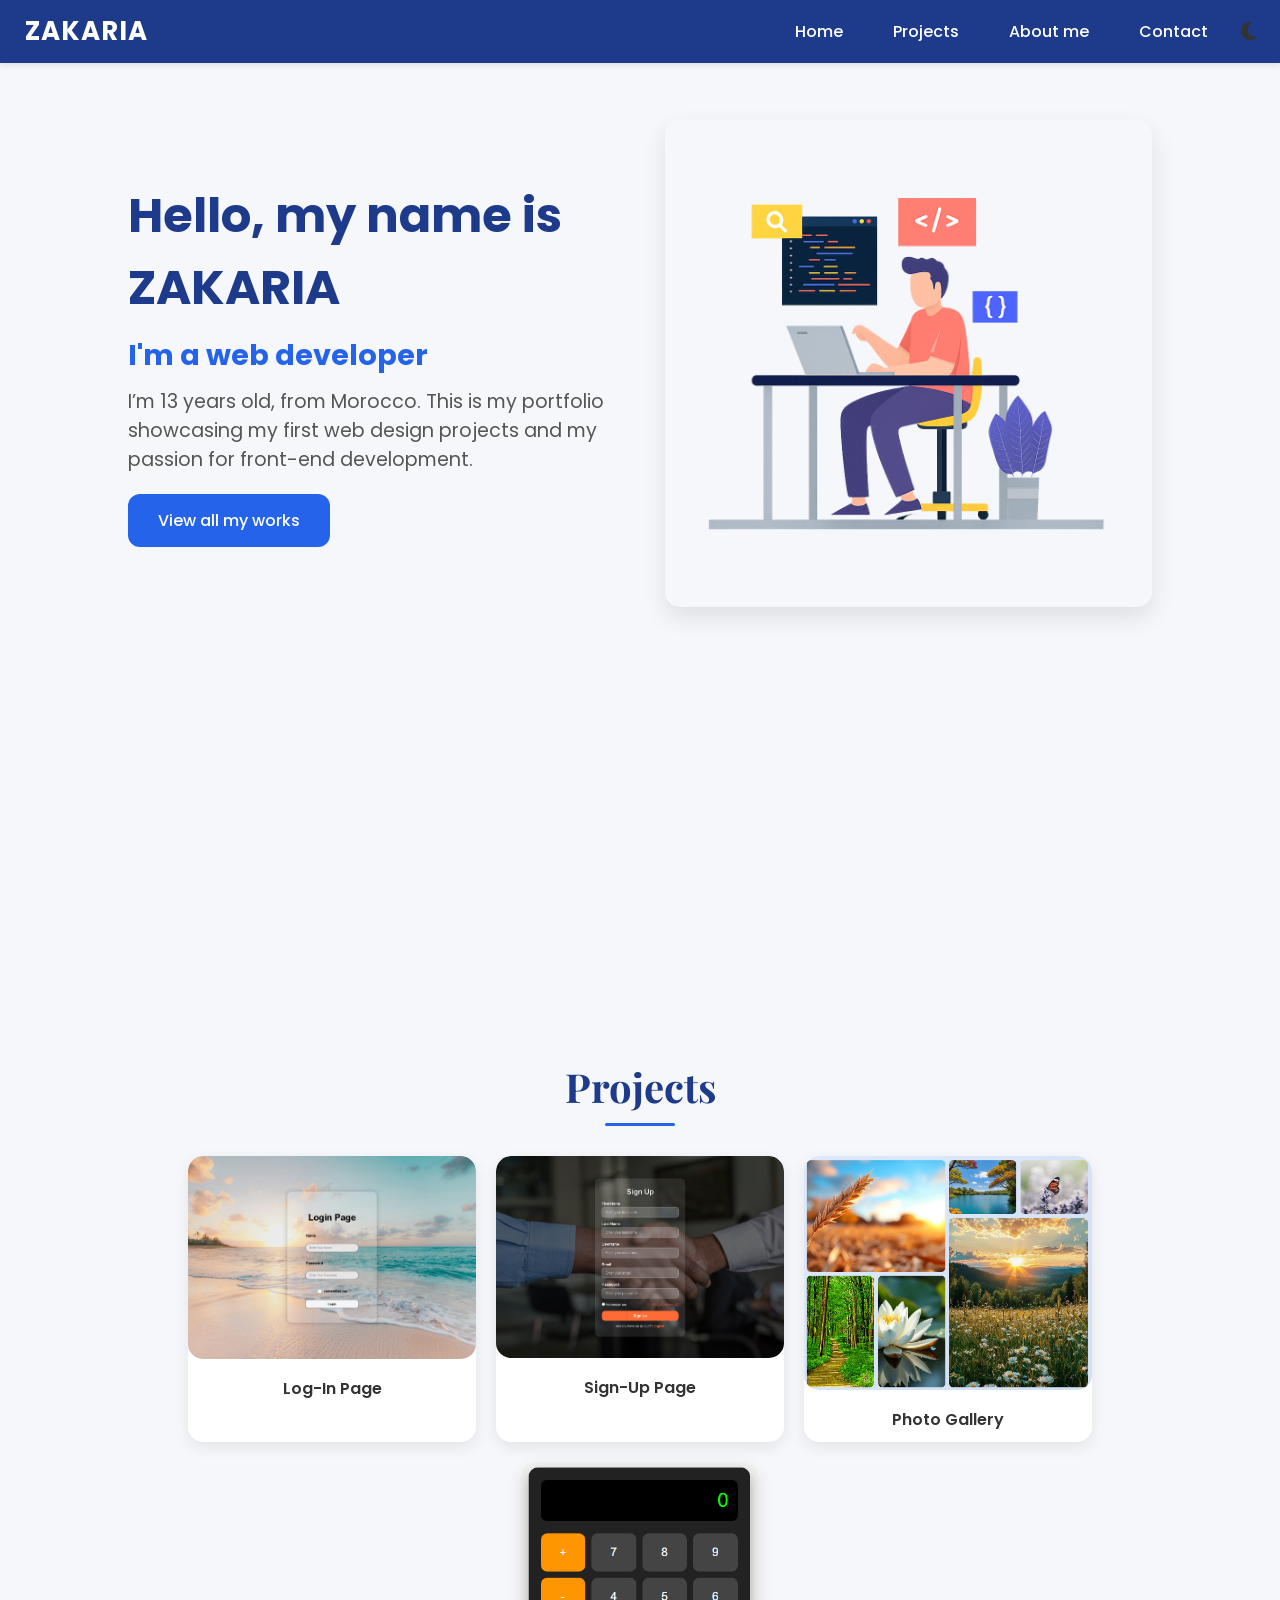
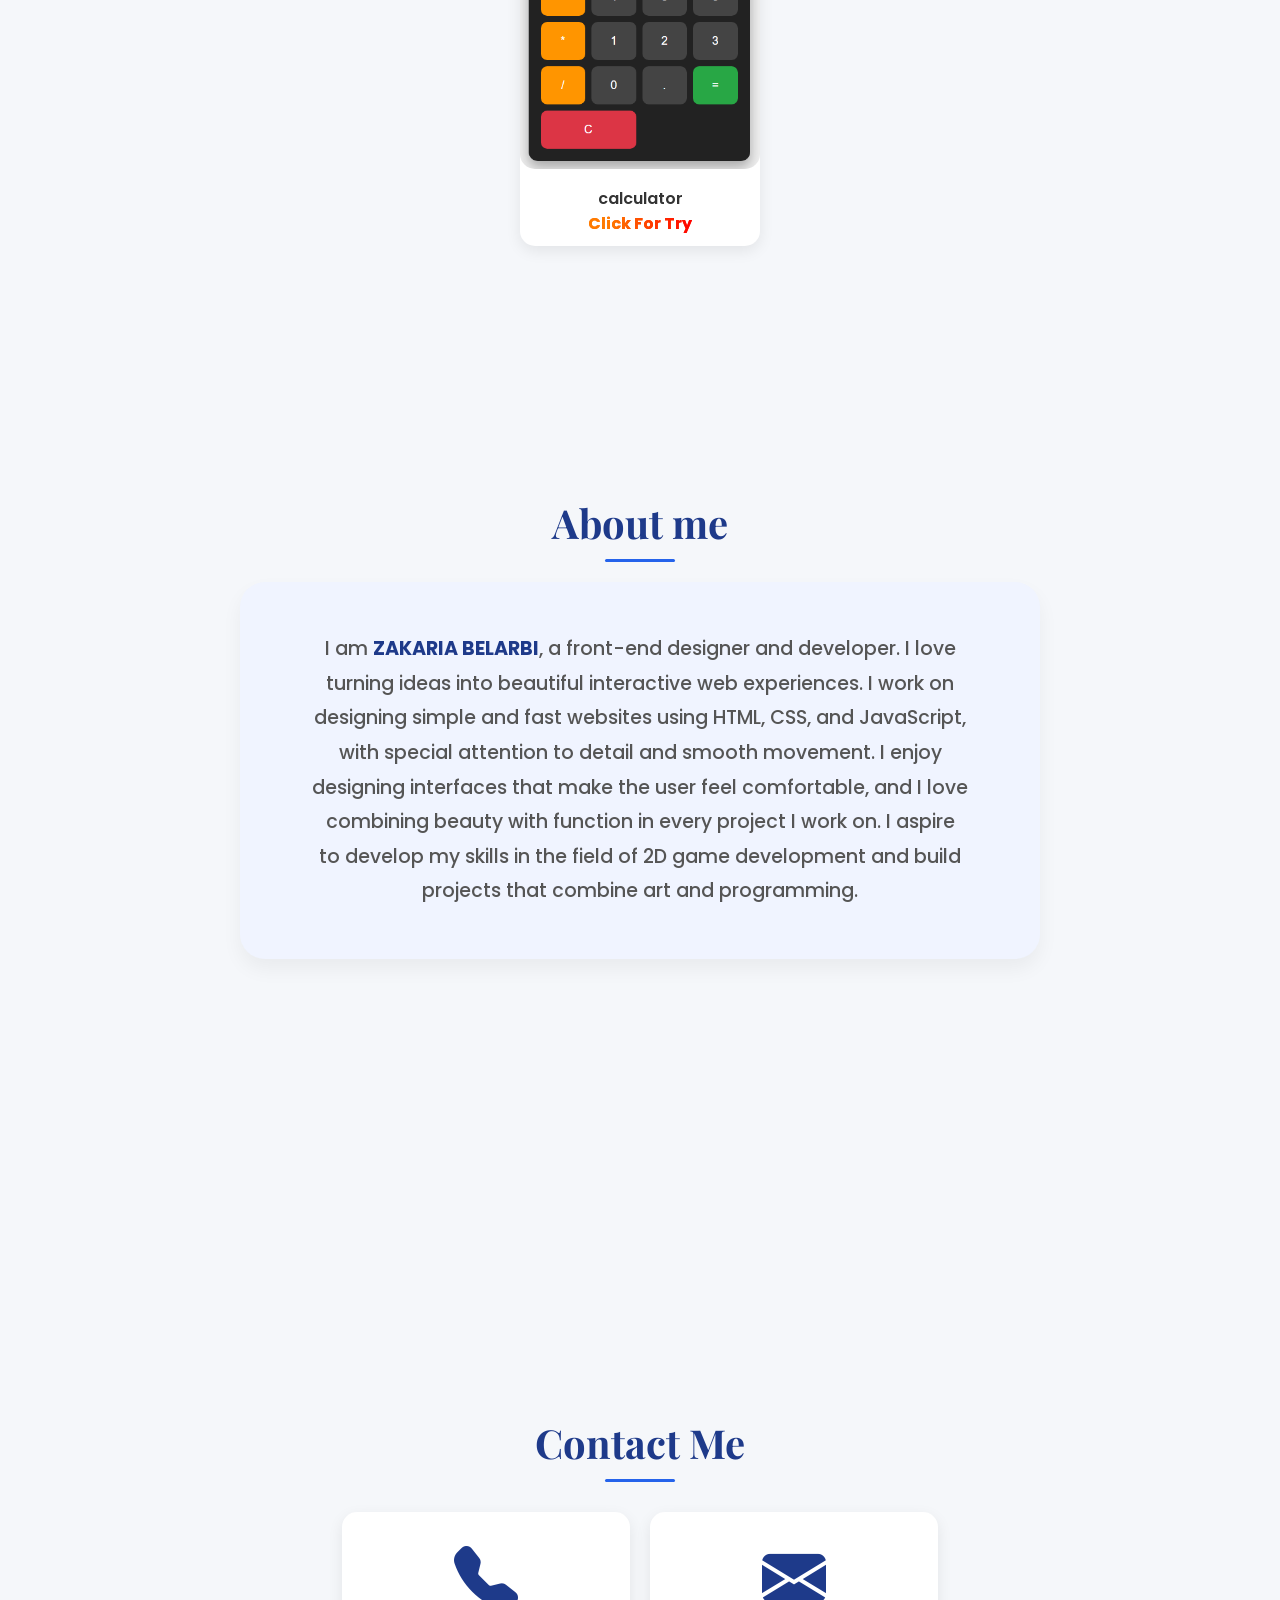
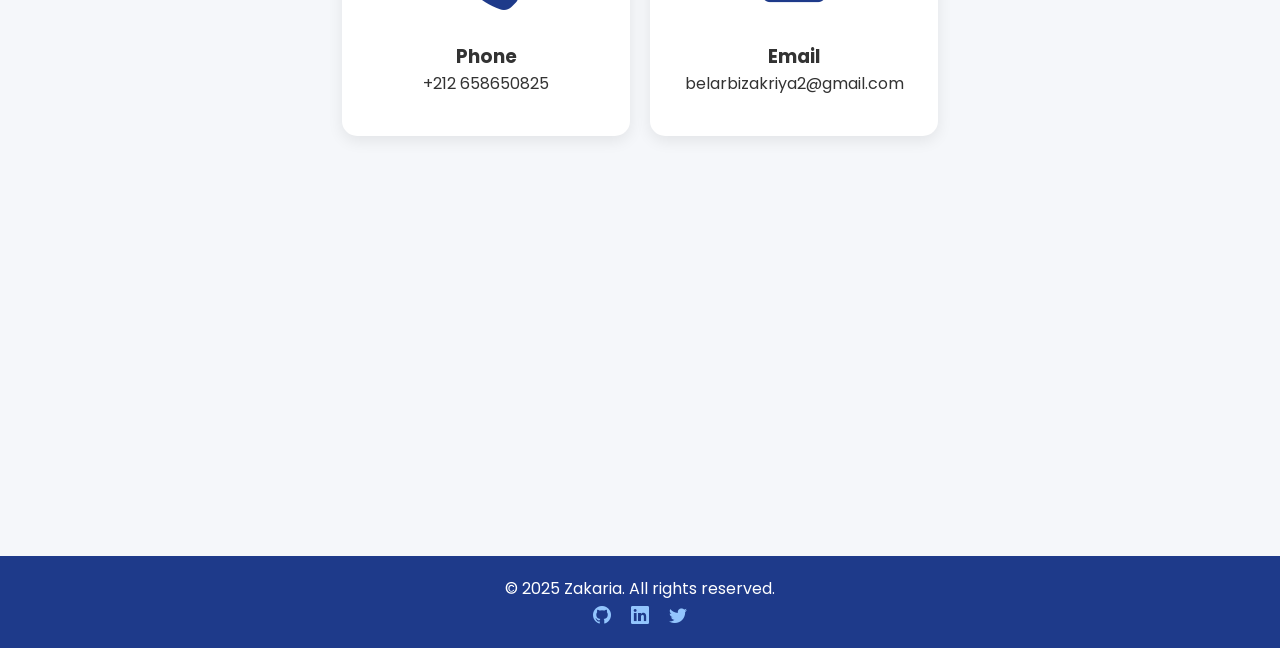
<file: index.html>
<!DOCTYPE html>
<html lang="en">
  <head>
    <meta charset="UTF-8" />
    <meta name="viewport" content="width=device-width, initial-scale=1.0" />
    <title>Zakaria Belarbi | Portfolio</title>
    <meta
      name="description"
      content="Zakaria Belarbi - Front-end web developer portfolio showcasing web design projects and creative skills."
    />
    <link
      rel="stylesheet"
      href="https://cdnjs.cloudflare.com/ajax/libs/font-awesome/6.4.0/css/all.min.css"
    />
    <!-- Google Fonts -->
    <link
      href="https://fonts.googleapis.com/css2?family=Poppins:wght@300;400;500;600&family=Playfair+Display&family=Cinzel&display=swap"
      rel="stylesheet"
    />

    <!-- Bootstrap Icons -->
    <link
      rel="stylesheet"
      href="https://cdn.jsdelivr.net/npm/bootstrap-icons@1.10.5/font/bootstrap-icons.css"
    />

    <!-- Custom CSS -->
    <link rel="stylesheet" href="style.css" />
  </head>
  <body>
    <div class="bigcontainer">
      <!-- Navbar -->
      <header>
        <nav class="navbar" id="navbar">
          <div class="nav-container">
            <span class="logo">ZAKARIA</span>
            <button class="menu-toggle" id="menu-toggle">
              <i class="bi bi-list"></i>
            </button>
            <ul class="nav-links" id="nav-links">
              <li><a href="#Home">Home</a></li>
              <li><a href="#Projects">Projects</a></li>
              <li><a href="#Aboutme">About me</a></li>
              <li><a href="#Contact">Contact</a></li>
              <li><i class="fa fa-moon moon"></i></li>
            </ul>
          </div>
        </nav>
      </header>

      <!-- Hero Section -->
      <section id="Home" class="section">
        <div class="texteandacc">
          <div class="text-content">
            <h1>Hello, my name is <span class="name">ZAKARIA</span></h1>
            <h3>I'm a web developer</h3>
            <p>
              I’m 13 years old, from Morocco. This is my portfolio showcasing my
              first web design projects and my passion for front-end
              development.
            </p>
            <a href="#Projects" class="mainbtn">View all my works</a>
          </div>
          <div class="image-content">
            <img
              class="img"
              src="a3adi.png"
              alt="Zakaria Belarbi Portfolio Image"
            />
          </div>
        </div>
      </section>

      <!-- Projects Section -->
      <section id="Projects" class="projects section">
        <h2 class="title">Projects</h2>
        <div class="content">
          <div class="card">
            <div class="img">
              <img src="Capture.PNG" alt="Log-In Page" />
              <div class="project-info">
                <strong class="Project-Title">Log-In Page</strong>
              </div>
            </div>
          </div>

          <div class="card">
            <div class="img">
              <img src="nina.PNG" alt="Sign-In Page" />
              <div class="project-info">
                <strong class="Project-Title">Sign-Up Page</strong>
              </div>
            </div>
          </div>

          <div class="card">
            <div class="img">
              <img src="Capt2321312ure.PNG" alt="Photo Gallery" />
              <div class="project-info">
                <strong class="Project-Title">Photo Gallery</strong>
              </div>
            </div>
          </div>

          <!-- ========= Modified Calculator Card ========= -->
          <div class="card calc-card">
            <div class="img">
              <img src="calculator.PNG" alt="Photo calculator" />
              <div class="project-info">
                <strong class="Project-Title">calculator</strong>
                <p class="calculatrtxt"><a class="calculatrtxt" href="#" onclick="openFiles()">Click For Try</a></p>
              </div>
            </div>
          </div>
          <!-- ============================================ -->
        </div>
      </section>

      <!-- About Me Section -->
      <section id="Aboutme" class="Aboutme section">
        <h2 class="title">About me</h2>
        <div>
          <p>
            I am <span class="name">ZAKARIA BELARBI</span>, a front-end designer
            and developer. I love <br />
            turning ideas into beautiful interactive web experiences. I work on
            <br />
            designing simple and fast websites using HTML, CSS, and JavaScript,
            <br />
            with special attention to detail and smooth movement. I enjoy <br />
            designing interfaces that make the user feel comfortable, and I love
            <br />
            combining beauty with function in every project I work on. I aspire
            <br />
            to develop my skills in the field of 2D game development and build
            <br />
            projects that combine art and programming. <br />
          </p>
        </div>
      </section>

      <!-- Contact Section -->
      <section id="Contact" class="card-contact section">
        <h2 class="title">Contact Me</h2>
        <div class="content">
          <div class="Contactcard">
            <div class="icons"><i class="bi bi-telephone-fill"></i></div>
            <div class="project-info">
              <h3>Phone</h3>
              <p>+212 658650825</p>
            </div>
          </div>
          <div class="Contactcard">
            <div class="icons"><i class="bi bi-envelope-fill"></i></div>
            <div class="project-info">
              <h3>Email</h3>
              <p>belarbizakriya2@gmail.com</p>
            </div>
          </div>
        </div>
      </section>

      <!-- Footer -->
      <footer>
        <div class="footer-content">
          <p>© 2025 Zakaria. All rights reserved.</p>
          <div class="social-icons">
            <a href="#"><i class="bi bi-github"></i></a>
            <a href="#"><i class="bi bi-linkedin"></i></a>
            <a href="#"><i class="bi bi-twitter"></i></a>
          </div>
        </div>
      </footer>

      <!-- Scroll To Top -->
      <button id="toTop"><i class="bi bi-arrow-up"></i></button>
    </div>

    <!-- Scripts -->
    <script src="script.js">
      
    </script>
    <script src="calculatore.js"></script>
  </body>
</html>
</file>
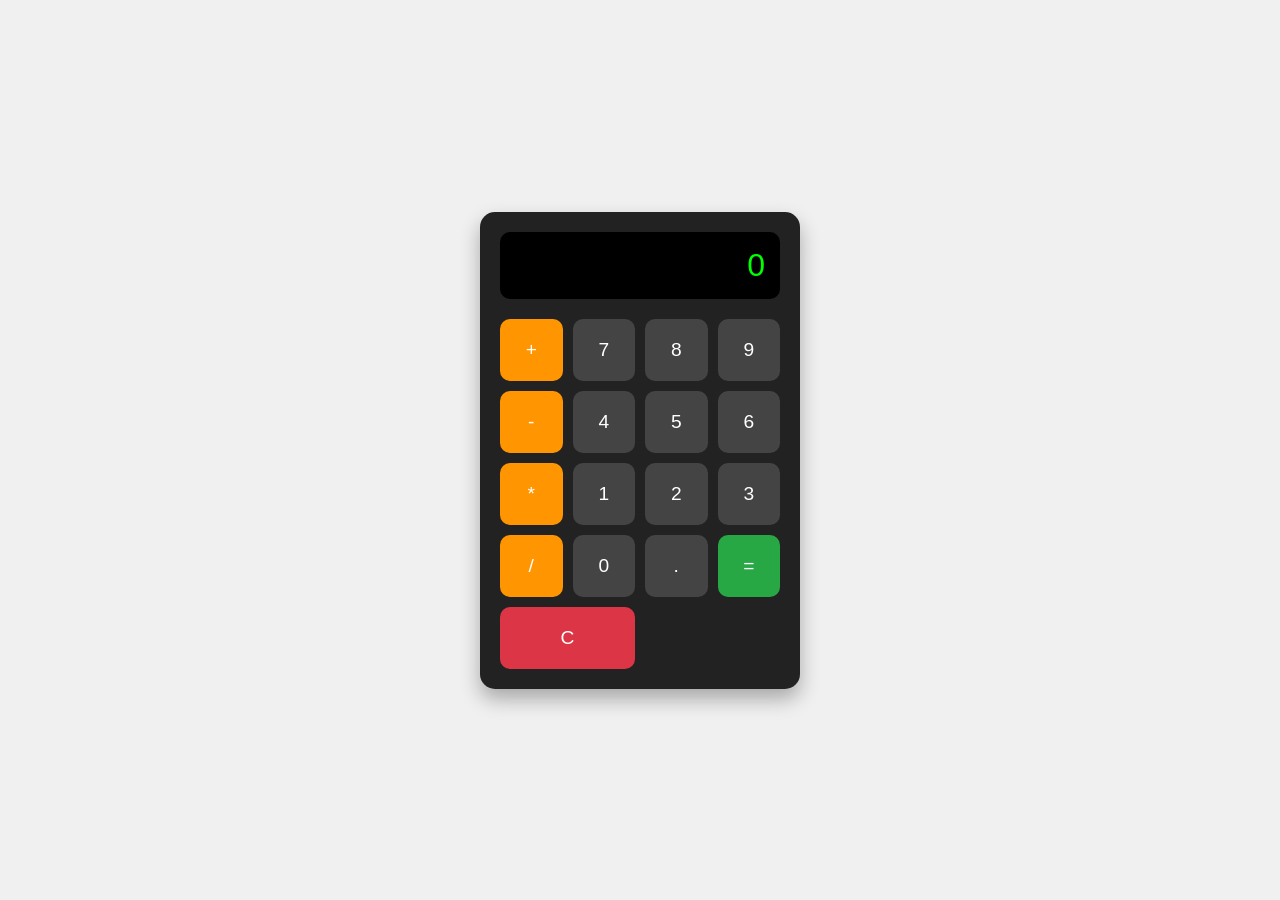
<file: calculatore.html>
<!DOCTYPE html>
<html lang="en">
<head>
  <meta charset="UTF-8">
  <meta name="viewport" content="width=device-width, initial-scale=1.0">
  <title>Calculator</title>
  <link rel="stylesheet" href="calculatore.css">
</head>
<body>

<div class="calculator">
  <!-- Display Screen -->
  <div class="display" id="display">0</div>

  <!-- Buttons Grid -->
  <div class="buttons">
    <!-- Row 1 -->
    <button class="operator" onclick="appendValue('+')">+</button>
    <button onclick="appendValue('7')">7</button>
    <button onclick="appendValue('8')">8</button>
    <button onclick="appendValue('9')">9</button>

    <!-- Row 2 -->
    <button class="operator" onclick="appendValue('-')">-</button>
    <button onclick="appendValue('4')">4</button>
    <button onclick="appendValue('5')">5</button>
    <button onclick="appendValue('6')">6</button>

    <!-- Row 3 -->
    <button class="operator" onclick="appendValue('*')">*</button>
    <button onclick="appendValue('1')">1</button>
    <button onclick="appendValue('2')">2</button>
    <button onclick="appendValue('3')">3</button>

    <!-- Row 4 -->
    <button class="operator" onclick="appendValue('/')">/</button>
    <button onclick="appendValue('0')">0</button>
    <button onclick="appendValue('.')">.</button>
    <button class="equal" onclick="calculateResult()">=</button>
    <button class="clear" onclick="clearDisplay()">C</button>
  </div>
</div>

<script src="calculatore.js"></script>
</body>
</html>
</file>
<file: style.css>
* {
  margin: 0;
  padding: 0;
  box-sizing: border-box;
  text-decoration: none;
  font-family: "Poppins", sans-serif;
}
html {
  scroll-behavior: smooth;
}
html,
body {
  height: 100%;
  background: #f5f7fa;
  color: #333;
}
.bigcontainer {
  min-height: 100%;
  display: block;
}
.navbar {
  background: #1e3a8a;
  position: fixed;
  top: 0;
  left: 0;
  width: 100%;
  z-index: 999;
  transition: 0.3s;
  box-shadow: 0 2px 6px rgba(0, 0, 0, 0.1);
}
.navbar.scrolled {
  background: rgba(30, 58, 138, 0.95);
  backdrop-filter: blur(6px);
}
.nav-container {
  display: flex;
  justify-content: space-between;
  align-items: center;
  padding: 12px 25px;
}
.logo {
  font-size: 26px;
  font-weight: bold;
  color: #fff;
  letter-spacing: 1px;
}
.menu-toggle {
  display: none;
  width: 45px;
  height: 36px;
  background: none;
  border: none;
  cursor: pointer;
  font-size: 1.4rem;
  flex-direction: column;
  justify-content: space-between;
  z-index: 1000;
}
.nav-links {
  list-style: none;
  display: flex;
  gap: 20px;
}
.nav-links li a {
  color: white;
  font-weight: 500;
  padding: 8px 15px;
  border-radius: 8px;
  transition: 0.3s;
}
.nav-links li a:hover {
  background: #93c5fd;
  color: #1e3a8a;
}
.moon {
  cursor: pointer;
  scale: 1.3;
  transition: 0.3s;
}
.moon:hover {
  scale: 1.1;
}
@media (max-width: 768px) {
  .menu-toggle {
    display: flex;
  }
  .nav-links {
    position: absolute;
    top: 65px;
    right: 0;
    background: rgba(30, 58, 138, 0.95);
    width: 100%;
    flex-direction: column;
    align-items: center;
    gap: 15px;
    padding: 20px 0;
    display: none;
    border-radius: 0 0 15px 15px;
    backdrop-filter: blur(10px);
  }
  .nav-links.show {
    display: flex;
    animation: slideDown 0.3s ease-in-out;
  }
  @keyframes slideDown {
    from {
      opacity: 0;
      transform: translateY(-10px);
    }
    to {
      opacity: 1;
      transform: translateY(0);
    }
  }
}
.section {
  padding: 120px 10% 80px;
  min-height: 100vh;
  opacity: 0;
  transform: translateY(50px);
  transition: all 0.8s ease-out;
}
.section.visible {
  opacity: 1;
  transform: translateY(0);
}
.texteandacc {
  display: flex;
  justify-content: space-between;
  align-items: center;
  gap: 50px;
  flex-wrap: wrap;
}
.text-content {
  flex: 1;
  min-width: 280px;
}
.text-content h1 {
  font-size: 3rem;
  color: #1e3a8a;
}
.text-content h3 {
  font-size: 1.8rem;
  margin: 10px 0;
  color: #2563eb;
}
.text-content p {
  font-size: 1.2rem;
  margin-bottom: 20px;
  color: #555;
}
.mainbtn {
  display: inline-block;
  padding: 14px 30px;
  background-color: #2563eb;
  color: white;
  font-weight: 500;
  border-radius: 12px;
  transition: 0.3s;
}
.mainbtn:hover {
  background-color: #1e40af;
  transform: scale(1.05);
}
.image-content {
  flex: 1;
  display: flex;
  justify-content: center;
}
.image-content .img {
  max-width: 500px;
  width: 100%;
  border-radius: 15px;
  box-shadow: 0 10px 25px rgba(0, 0, 0, 0.1);
}
.title {
  font-family: "Playfair Display", serif;
  color: #1e3a8a;
  font-size: 2.5rem;
  margin-top: 40px;
  margin-bottom: 20px;
  text-align: center;
  position: relative;
}
.title::after {
  content: "";
  display: block;
  width: 70px;
  height: 3px;
  background-color: #2563eb;
  margin: 10px auto 0;
  border-radius: 2px;
}
.content,
.Contactsection {
  display: flex;
  justify-content: center;
  flex-wrap: wrap;
  gap: 20px;
  margin: 30px 0;
}
.card {
  background: white;
  width: 18em;
  min-height: 14em;
  border-radius: 15px;
  overflow: hidden;
  box-shadow: 0 5px 15px rgba(0, 0, 0, 0.08);
  transition: 0.4s;
}
.card:hover {
  transform: scale(1.05);
  box-shadow: 0 10px 20px rgba(0, 0, 0, 0.15);
}
.card .img img {
  width: 100%;
  border-radius: 15px;
}
.Project-Title {
  margin: 10px;
  padding: 10px;
  font-weight: 600;
  text-align: center;
}
.calc-card {
  width: 15em;
  min-height: 20em;
}
.calculatrtxt {
  background-image: linear-gradient(to right, #ff7b00 20%, red);
  color: transparent;
  background-clip: text;
  font-weight: bold;
}
.Contactcard {
  background: white;
  width: 18em;
  min-height: 14em;
  border-radius: 15px;
  box-shadow: 0 5px 15px rgba(0, 0, 0, 0.08);
  padding: 20px;
  transition: 0.4s;
}
.Contactcard:hover {
  transform: scale(1.05);
  box-shadow: 0 10px 20px rgba(0, 0, 0, 0.15);
}
.icons {
  font-size: 4rem;
  color: #1e3a8a;
  text-align: center;
  margin-bottom: 10px;
  transition: 0.3s;
}
.icons i:hover {
  transform: rotate(10deg) scale(1.2);
  color: #2563eb;
}
.project-info {
  text-align: center;
  margin: 5px;
  padding: 5px;
}
.Aboutme {
  padding: 100px 10%;
  text-align: center;
}
.Aboutme div {
  max-width: 800px;
  margin: 0 auto;
  background: #f0f4ff;
  border-radius: 25px;
  padding: 50px;
  box-shadow: 0 10px 20px rgba(0, 0, 0, 0.05);
}
.Aboutme p {
  font-weight: 500;
  font-size: 1.2rem;
  line-height: 1.8;
  color: #555;
}
.name {
  color: #1e3a8a;
  font-weight: 700;
}
footer {
  background-color: #1e3a8a;
  padding: 20px 0;
  text-align: center;
  color: white;
}
footer .social-icons a {
  color: #93c5fd;
  margin: 0 8px;
  font-size: 18px;
  transition: 0.3s;
}
footer .social-icons a:hover {
  color: #fff;
  transform: scale(1.2);
}
#toTop {
  position: fixed;
  bottom: 30px;
  right: 30px;
  background: #2563eb;
  color: white;
  border: none;
  padding: 12px 16px;
  border-radius: 50%;
  font-size: 20px;
  cursor: pointer;
  display: none;
  transition: 0.3s;
}
#toTop:hover {
  background: #1e40af;
}
body.dark-mode {
  background-color: #0f172a;
  color: #cbd5e1;
}
body.dark-mode .navbar {
  background: #1e40af;
}
body.dark-mode .nav-links li a {
  color: #e0f2fe;
}
body.dark-mode .nav-links li a:hover {
  background: #2563eb;
  color: white;
}
body.dark-mode section {
  background-color: #1e293b;
  color: #cbd5e1;
}
body.dark-mode .card,
body.dark-mode .Contactcard {
  background-color: #334155;
  box-shadow: 0 10px 20px rgba(0, 0, 0, 0.3);
}
body.dark-mode footer {
  background: #1e40af;
}
body.dark-mode footer .social-icons a {
  color: #93c5fd;
}
</file>
<file: calculatore.css>
/* Base styles */
body {
  display: flex;
  justify-content: center;
  align-items: center;
  height: 100vh;
  background-color: #f0f0f0;
  font-family: Arial, sans-serif;
  margin: 0;
}

.calculator {
  background-color: #222;
  padding: 20px;
  border-radius: 15px;
  box-shadow: 0px 10px 20px rgba(0,0,0,0.3);
  width: 320px; /* default width */
  max-width: 90%; /* responsive */
  box-sizing: border-box;
}

.display {
  background-color: #000;
  color: #0f0;
  font-size: 2em;
  text-align: right;
  padding: 15px;
  border-radius: 10px;
  margin-bottom: 20px;
  overflow-x: auto;
}

.buttons {
  display: grid;
  grid-template-columns: repeat(4, 1fr);
  gap: 10px;
}

button {
  padding: 20px;
  font-size: 1.2em;
  border: none;
  border-radius: 10px;
  cursor: pointer;
  background-color: #444;
  color: white;
  transition: background-color 0.3s;
}

button:hover {
  background-color: #666;
}

.operator {
  background-color: #ff9500;
}

.operator:hover {
  background-color: #e08900;
}

.equal {
  background-color: #28a745;
  grid-column: span 1;
}

.equal:hover {
  background-color: #218838;
}

.clear {
  background-color: #dc3545;
  grid-column: span 2;
}

.clear:hover {
  background-color: #c82333;
}

/* Responsive styles */
@media (max-width: 400px) {
  .calculator {
    padding: 15px;
  }

  .display {
    font-size: 1.5em;
    padding: 10px;
  }

  button {
    padding: 15px;
    font-size: 1em;
  }
}

@media (max-width: 300px) {
  .display {
    font-size: 1.2em;
    padding: 8px;
  }

  button {
    padding: 10px;
    font-size: 0.9em;
  }
}
</file>
